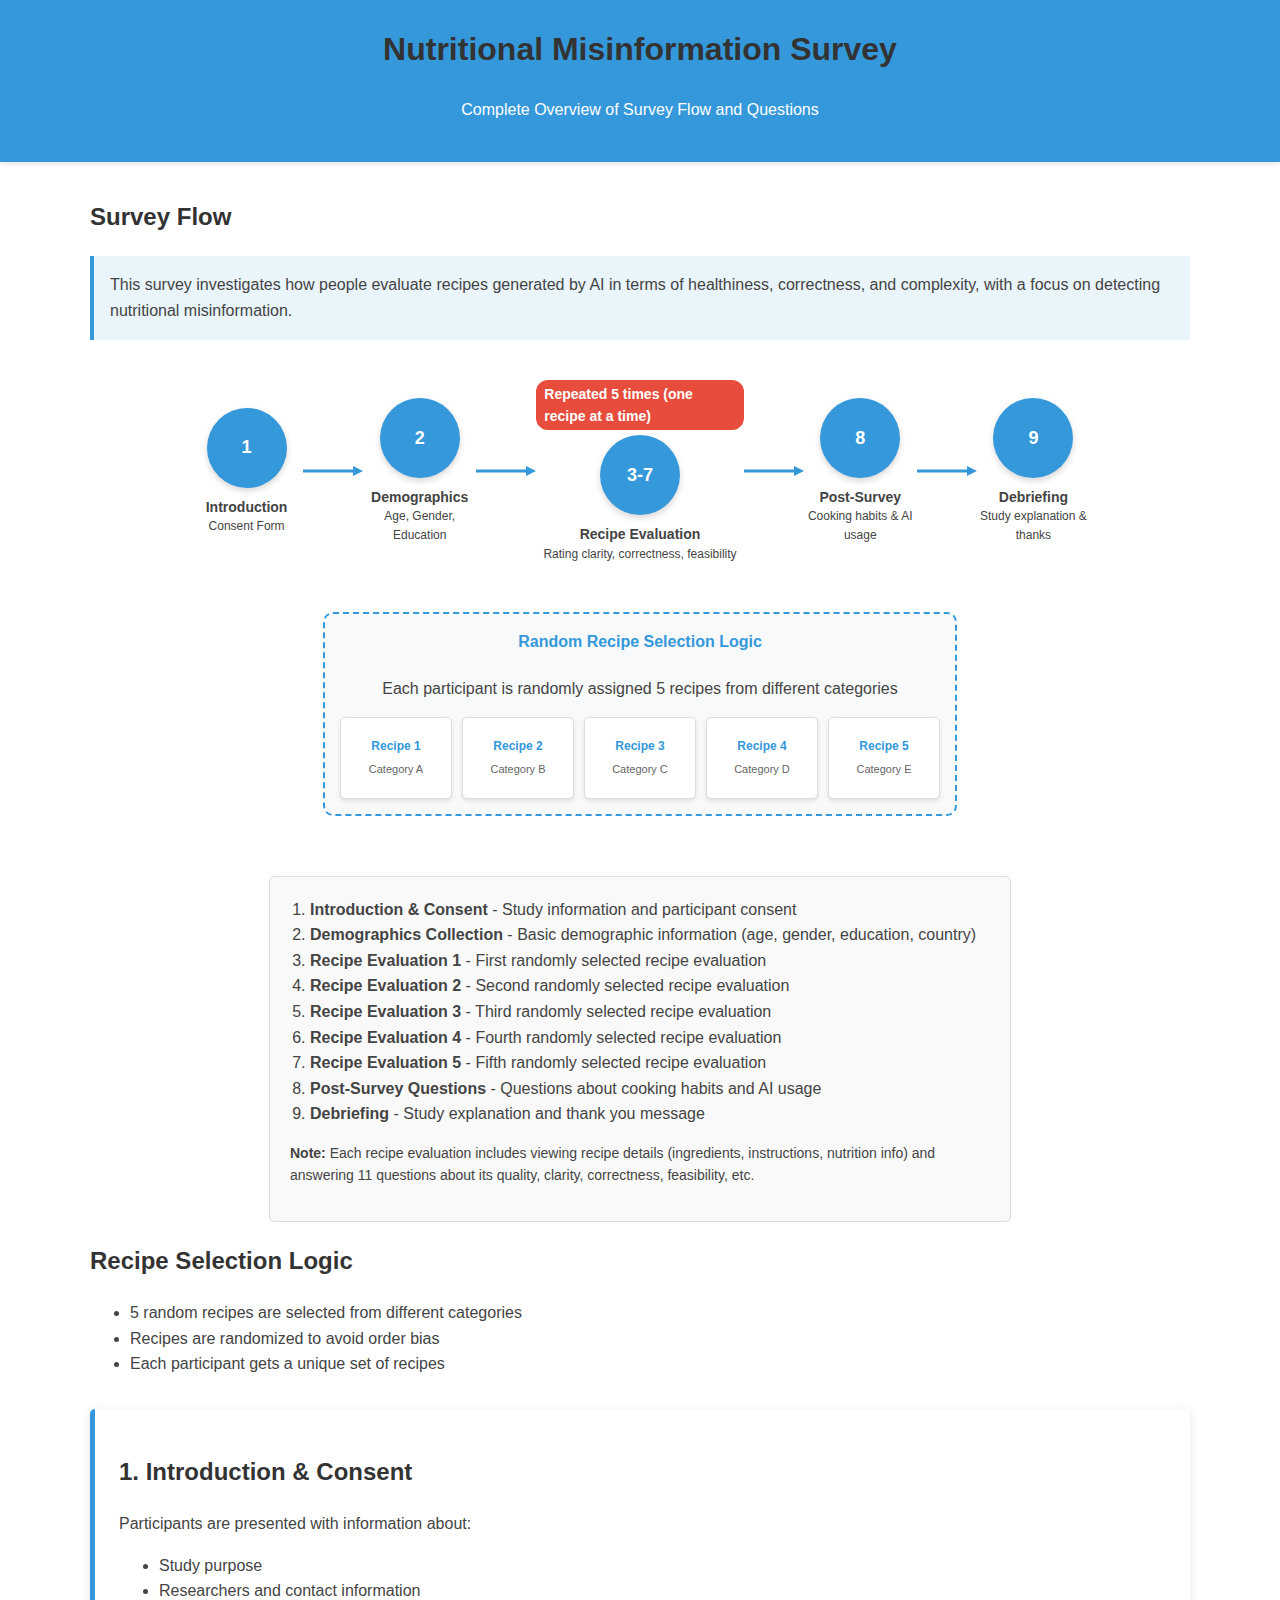
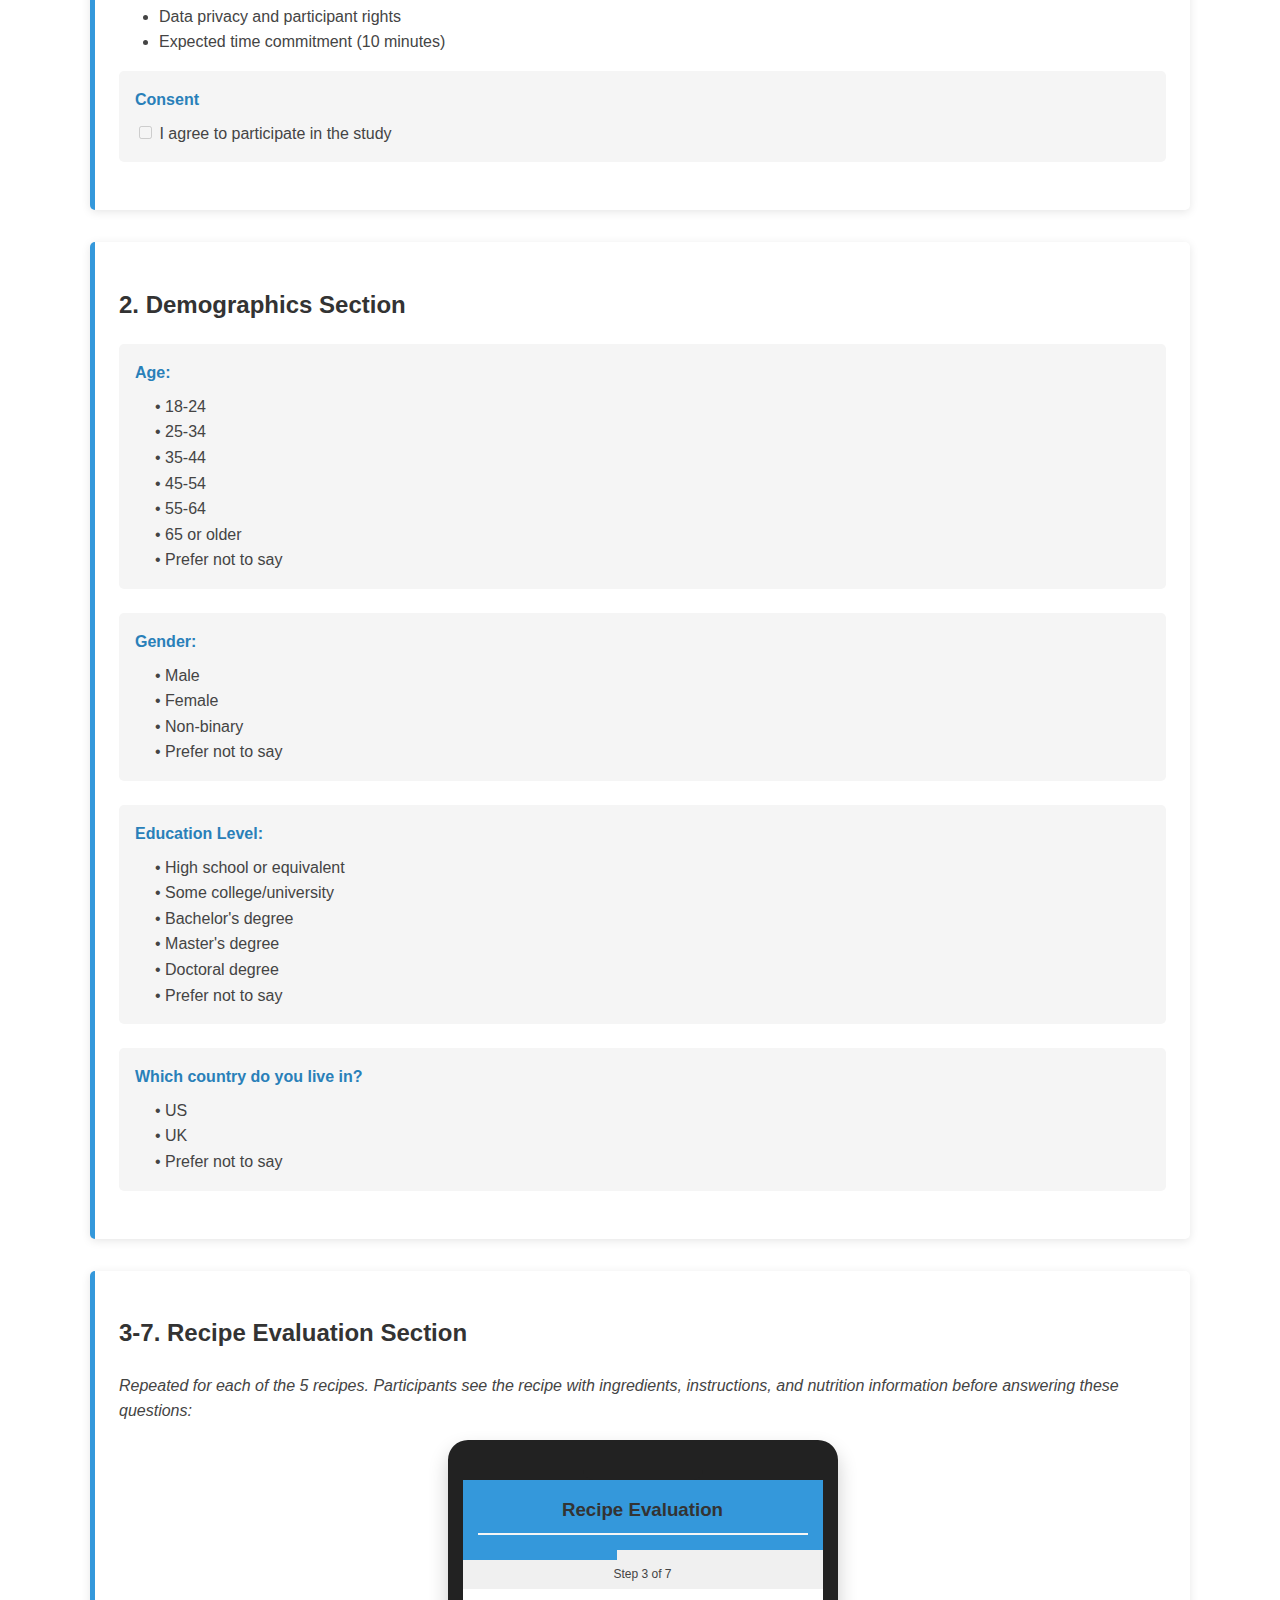
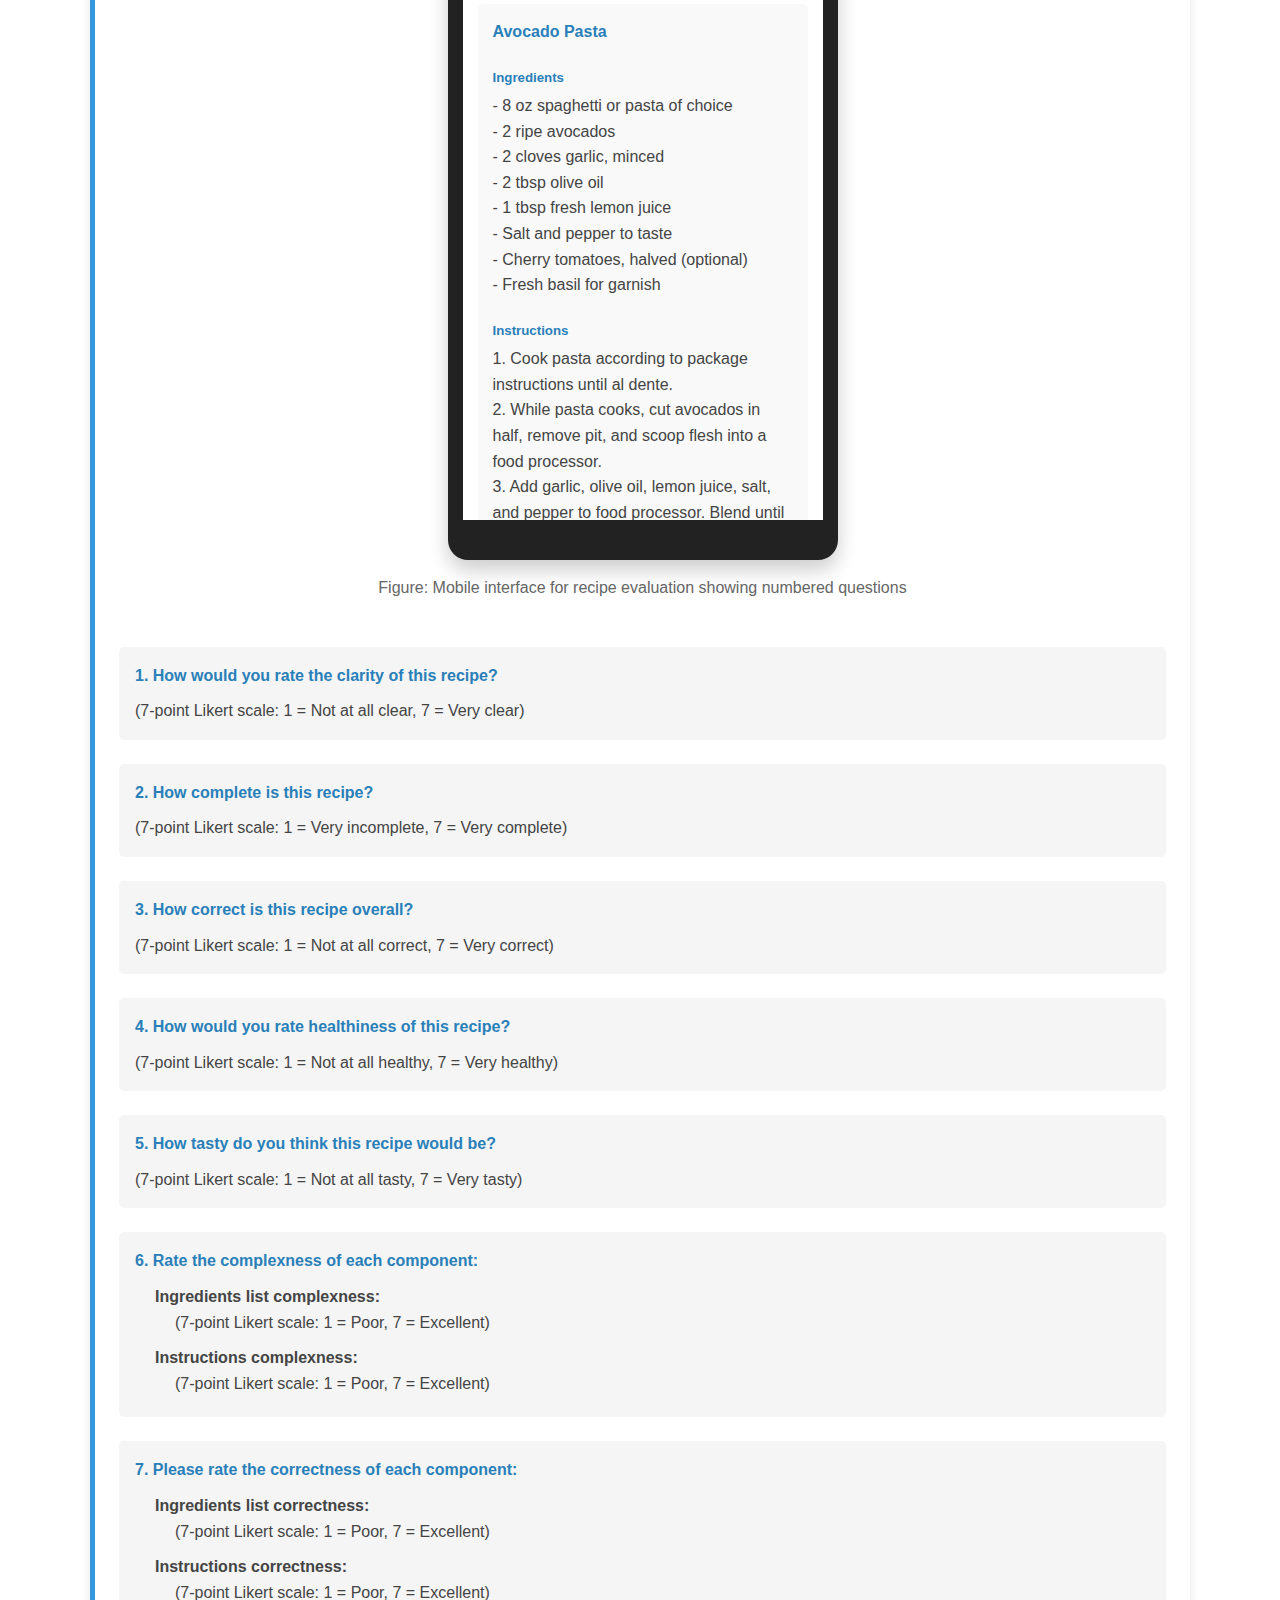
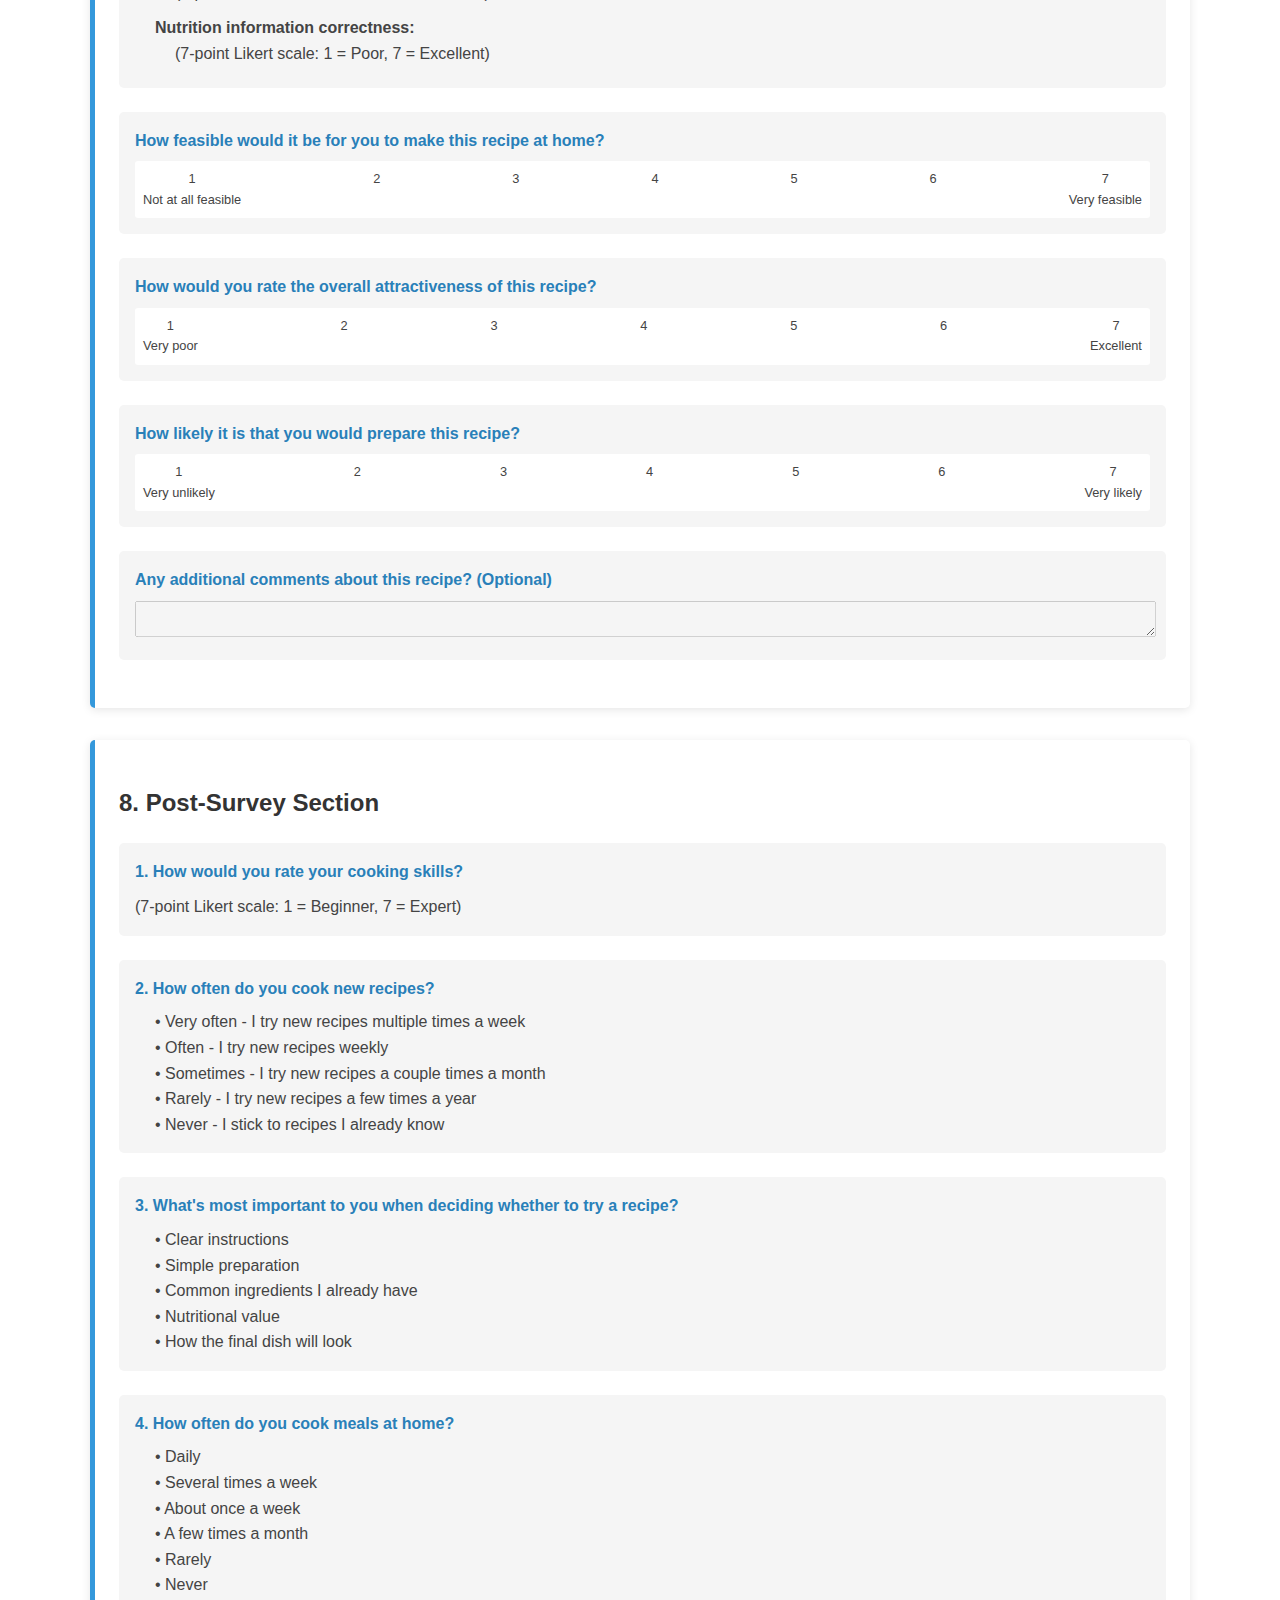
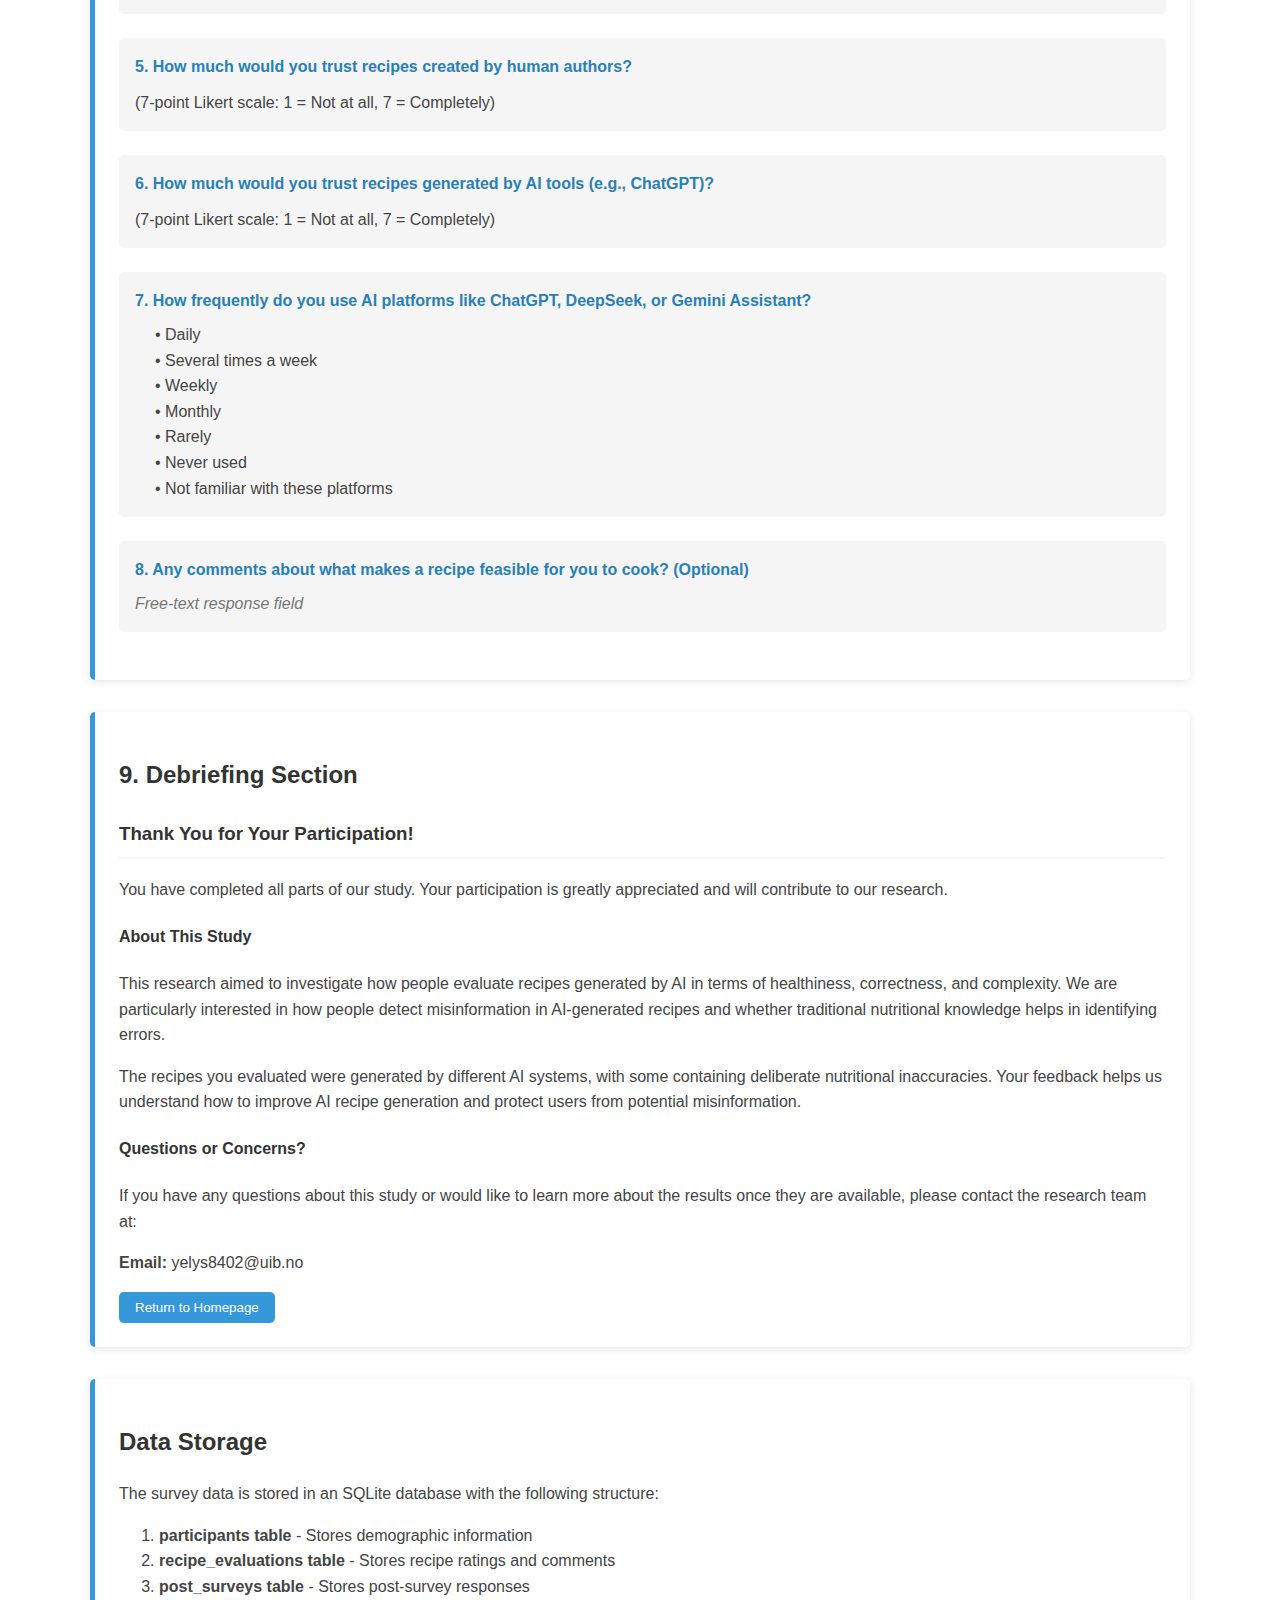
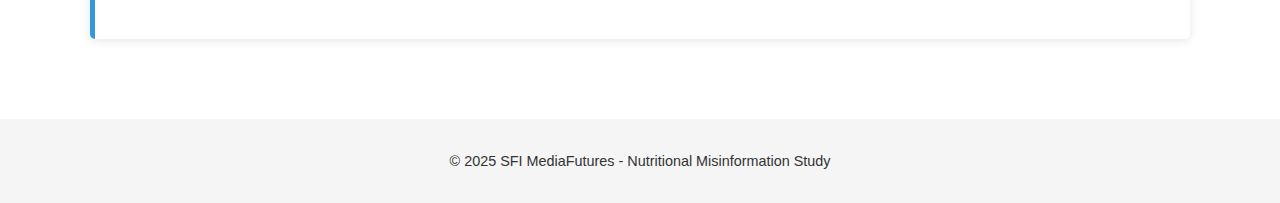
<file: docs/survey_overview.html>
<!DOCTYPE html>
<html lang="en">
<head>
    <meta charset="UTF-8">
    <meta name="viewport" content="width=device-width, initial-scale=1.0">
    <title>Nutritional Misinformation Survey Overview</title>
    <style>
        :root {
            --primary-color: #3498db;
            --secondary-color: #2980b9;
            --light-gray: #f5f5f5;
            --dark-gray: #333;
            --text-color: #444;
        }
        
        body {
            font-family: 'Segoe UI', Tahoma, Geneva, Verdana, sans-serif;
            color: var(--text-color);
            line-height: 1.6;
            margin: 0;
            padding: 0;
            background-color: #fff;
        }
        
        header {
            background-color: var(--primary-color);
            color: white;
            text-align: center;
            padding: 1.5rem;
            box-shadow: 0 2px 5px rgba(0,0,0,0.1);
        }
        
        .container {
            max-width: 1100px;
            margin: 0 auto;
            padding: 1rem;
        }
        
        .flow-diagram {
            display: flex;
            justify-content: space-between;
            flex-wrap: wrap;
            margin: 2rem 0;
            position: relative;
        }
        
        .flow-diagram::after {
            content: '';
            position: absolute;
            top: 50%;
            left: 0;
            width: 100%;
            height: 4px;
            background-color: var(--primary-color);
            z-index: 1;
            opacity: 0.3;
        }
        
        .step {
            background-color: var(--primary-color);
            color: white;
            padding: 1rem;
            border-radius: 50%;
            width: 2rem;
            height: 2rem;
            display: flex;
            align-items: center;
            justify-content: center;
            font-weight: bold;
            position: relative;
            z-index: 2;
            box-shadow: 0 2px 5px rgba(0,0,0,0.2);
        }
        
        .step-label {
            position: absolute;
            top: 100%;
            left: 50%;
            transform: translateX(-50%);
            white-space: nowrap;
            font-size: 0.8rem;
            color: var(--text-color);
            margin-top: 0.5rem;
            font-weight: bold;
        }
        
        .section {
            background-color: #fff;
            border-radius: 5px;
            box-shadow: 0 2px 10px rgba(0,0,0,0.1);
            margin: 2rem 0;
            padding: 1.5rem;
            border-left: 5px solid var(--primary-color);
        }
        
        h1, h2, h3, h4 {
            color: var(--dark-gray);
        }
        
        h1 {
            margin-top: 0;
        }
        
        h3 {
            border-bottom: 2px solid var(--light-gray);
            padding-bottom: 0.5rem;
            margin-top: 1.5rem;
        }
        
        .question-block {
            margin-bottom: 1.5rem;
            padding: 1rem;
            background-color: var(--light-gray);
            border-radius: 5px;
        }
        
        .question {
            font-weight: bold;
            color: var(--secondary-color);
            margin-bottom: 0.5rem;
        }
        
        .options ul, .options ol {
            margin-top: 0.5rem;
            padding-left: 1.5rem;
        }
        
        .scale {
            display: flex;
            justify-content: space-between;
            background-color: #fff;
            border-radius: 3px;
            padding: 0.5rem;
            margin-top: 0.5rem;
        }
        
        .scale-point {
            text-align: center;
            font-size: 0.8rem;
        }
        
        .footer {
            margin-top: 2rem;
            text-align: center;
            color: var(--dark-gray);
            font-size: 0.9rem;
            padding: 1rem;
            background-color: var(--light-gray);
        }
        
        .note {
            background-color: rgba(52, 152, 219, 0.1);
            border-left: 4px solid var(--primary-color);
            padding: 1rem;
            margin: 1rem 0;
        }
        
        @media (max-width: 768px) {
            .flow-diagram {
                flex-direction: column;
                align-items: flex-start;
                gap: 2rem;
            }
            
            .flow-diagram::after {
                width: 4px;
                height: 100%;
                top: 0;
                left: 1.5rem;
            }
            
            .step {
                margin-left: 0;
            }
            
            .step-label {
                left: 4rem;
                top: 50%;
                transform: translateY(-50%);
                text-align: left;
            }
        }
    </style>
</head>
<body>
    <header>
        <h1>Nutritional Misinformation Survey</h1>
        <p>Complete Overview of Survey Flow and Questions</p>
    </header>
    
    <div class="container">
        <section>
            <h2>Survey Flow</h2>
            <div class="note">
                This survey investigates how people evaluate recipes generated by AI in terms of healthiness, correctness, and complexity, with a focus on detecting nutritional misinformation.
            </div>
            
            <!-- Improved Survey Flow Diagram -->
            <div style="max-width: 900px; margin: 40px auto; position: relative;">
                <div style="display: flex; flex-direction: column; align-items: center;">
                    <!-- Flow diagram with steps -->
                    <div style="display: flex; flex-direction: row; align-items: center; width: 100%; justify-content: space-between; margin-bottom: 30px;">
                        <!-- Step 1: Introduction & Consent -->
                        <div style="display: flex; flex-direction: column; align-items: center; width: 120px;">
                            <div style="background-color: #3498db; color: white; width: 80px; height: 80px; border-radius: 50%; display: flex; justify-content: center; align-items: center; margin-bottom: 10px; box-shadow: 0 3px 6px rgba(0,0,0,0.16);">
                                <span style="font-weight: bold; font-size: 18px;">1</span>
                            </div>
                            <div style="text-align: center; font-size: 14px; line-height: 1.3;">
                                <strong>Introduction</strong><br>
                                <span style="font-size: 12px;">Consent Form</span>
                            </div>
                        </div>
                        
                        <!-- Arrow -->
                        <div style="flex: 1; max-width: 60px; display: flex; justify-content: center;">
                            <svg width="60" height="20" viewBox="0 0 60 20">
                                <line x1="0" y1="10" x2="50" y2="10" stroke="#3498db" stroke-width="3"/>
                                <polygon points="50,5 60,10 50,15" fill="#3498db"/>
                            </svg>
                        </div>
                        
                        <!-- Step 2: Demographics -->
                        <div style="display: flex; flex-direction: column; align-items: center; width: 120px;">
                            <div style="background-color: #3498db; color: white; width: 80px; height: 80px; border-radius: 50%; display: flex; justify-content: center; align-items: center; margin-bottom: 10px; box-shadow: 0 3px 6px rgba(0,0,0,0.16);">
                                <span style="font-weight: bold; font-size: 18px;">2</span>
                            </div>
                            <div style="text-align: center; font-size: 14px; line-height: 1.3;">
                                <strong>Demographics</strong><br>
                                <span style="font-size: 12px;">Age, Gender, Education</span>
                            </div>
                        </div>
                        
                        <!-- Arrow -->
                        <div style="flex: 1; max-width: 60px; display: flex; justify-content: center;">
                            <svg width="60" height="20" viewBox="0 0 60 20">
                                <line x1="0" y1="10" x2="50" y2="10" stroke="#3498db" stroke-width="3"/>
                                <polygon points="50,5 60,10 50,15" fill="#3498db"/>
                            </svg>
                        </div>
                        
                        <!-- Step 3-7: Recipe Evaluations (with indicator that it's repeated) -->
                        <div style="display: flex; flex-direction: column; align-items: center; width: 220px;">
                            <!-- Repetition indicator -->
                            <div style="background-color: #e74c3c; color: white; font-weight: bold; font-size: 14px; padding: 3px 8px; border-radius: 12px; margin-bottom: 5px;">
                                Repeated 5 times (one recipe at a time)
                            </div>
                            
                            <div style="background-color: #3498db; color: white; width: 80px; height: 80px; border-radius: 50%; display: flex; justify-content: center; align-items: center; margin-bottom: 10px; box-shadow: 0 3px 6px rgba(0,0,0,0.16);">
                                <span style="font-weight: bold; font-size: 18px;">3-7</span>
                            </div>
                            <div style="text-align: center; font-size: 14px; line-height: 1.3;">
                                <strong>Recipe Evaluation</strong><br>
                                <span style="font-size: 12px;">Rating clarity, correctness, feasibility</span>
                            </div>
                        </div>
                        
                        <!-- Arrow -->
                        <div style="flex: 1; max-width: 60px; display: flex; justify-content: center;">
                            <svg width="60" height="20" viewBox="0 0 60 20">
                                <line x1="0" y1="10" x2="50" y2="10" stroke="#3498db" stroke-width="3"/>
                                <polygon points="50,5 60,10 50,15" fill="#3498db"/>
                            </svg>
                        </div>
                        
                        <!-- Step 8: Post-Survey -->
                        <div style="display: flex; flex-direction: column; align-items: center; width: 120px;">
                            <div style="background-color: #3498db; color: white; width: 80px; height: 80px; border-radius: 50%; display: flex; justify-content: center; align-items: center; margin-bottom: 10px; box-shadow: 0 3px 6px rgba(0,0,0,0.16);">
                                <span style="font-weight: bold; font-size: 18px;">8</span>
                            </div>
                            <div style="text-align: center; font-size: 14px; line-height: 1.3;">
                                <strong>Post-Survey</strong><br>
                                <span style="font-size: 12px;">Cooking habits & AI usage</span>
                            </div>
                        </div>
                        
                        <!-- Arrow -->
                        <div style="flex: 1; max-width: 60px; display: flex; justify-content: center;">
                            <svg width="60" height="20" viewBox="0 0 60 20">
                                <line x1="0" y1="10" x2="50" y2="10" stroke="#3498db" stroke-width="3"/>
                                <polygon points="50,5 60,10 50,15" fill="#3498db"/>
                            </svg>
                        </div>
                        
                        <!-- Step 9: Debriefing -->
                        <div style="display: flex; flex-direction: column; align-items: center; width: 120px;">
                            <div style="background-color: #3498db; color: white; width: 80px; height: 80px; border-radius: 50%; display: flex; justify-content: center; align-items: center; margin-bottom: 10px; box-shadow: 0 3px 6px rgba(0,0,0,0.16);">
                                <span style="font-weight: bold; font-size: 18px;">9</span>
                            </div>
                            <div style="text-align: center; font-size: 14px; line-height: 1.3;">
                                <strong>Debriefing</strong><br>
                                <span style="font-size: 12px;">Study explanation & thanks</span>
                            </div>
                        </div>
                    </div>
                    
                    <!-- Recipe Selection Box -->
                    <div style="border: 2px dashed #3498db; border-radius: 10px; padding: 15px; background-color: #f8f9fa; margin: 20px 0; width: 80%; max-width: 600px;">
                        <h4 style="margin-top: 0; color: #3498db; text-align: center;">Random Recipe Selection Logic</h4>
                        <p style="text-align: center; margin-bottom: 15px;">Each participant is randomly assigned 5 recipes from different categories</p>
                        
                        <div style="display: flex; flex-wrap: wrap; justify-content: center; gap: 10px;">
                            <div style="width: 110px; height: 80px; background-color: white; border: 1px solid #ddd; border-radius: 5px; display: flex; flex-direction: column; justify-content: center; align-items: center; font-size: 12px; text-align: center; box-shadow: 0 2px 4px rgba(0,0,0,0.1);">
                                <div style="font-weight: bold; color: #3498db;">Recipe 1</div>
                                <div style="font-size: 11px; color: #666; margin-top: 5px;">Category A</div>
                            </div>
                            <div style="width: 110px; height: 80px; background-color: white; border: 1px solid #ddd; border-radius: 5px; display: flex; flex-direction: column; justify-content: center; align-items: center; font-size: 12px; text-align: center; box-shadow: 0 2px 4px rgba(0,0,0,0.1);">
                                <div style="font-weight: bold; color: #3498db;">Recipe 2</div>
                                <div style="font-size: 11px; color: #666; margin-top: 5px;">Category B</div>
                            </div>
                            <div style="width: 110px; height: 80px; background-color: white; border: 1px solid #ddd; border-radius: 5px; display: flex; flex-direction: column; justify-content: center; align-items: center; font-size: 12px; text-align: center; box-shadow: 0 2px 4px rgba(0,0,0,0.1);">
                                <div style="font-weight: bold; color: #3498db;">Recipe 3</div>
                                <div style="font-size: 11px; color: #666; margin-top: 5px;">Category C</div>
                            </div>
                            <div style="width: 110px; height: 80px; background-color: white; border: 1px solid #ddd; border-radius: 5px; display: flex; flex-direction: column; justify-content: center; align-items: center; font-size: 12px; text-align: center; box-shadow: 0 2px 4px rgba(0,0,0,0.1);">
                                <div style="font-weight: bold; color: #3498db;">Recipe 4</div>
                                <div style="font-size: 11px; color: #666; margin-top: 5px;">Category D</div>
                            </div>
                            <div style="width: 110px; height: 80px; background-color: white; border: 1px solid #ddd; border-radius: 5px; display: flex; flex-direction: column; justify-content: center; align-items: center; font-size: 12px; text-align: center; box-shadow: 0 2px 4px rgba(0,0,0,0.1);">
                                <div style="font-weight: bold; color: #3498db;">Recipe 5</div>
                                <div style="font-size: 11px; color: #666; margin-top: 5px;">Category E</div>
                            </div>
                        </div>
                    </div>
                </div>
            </div>
            
            <!-- Numerical flow description -->
            <div style="max-width: 700px; margin: 0 auto; padding: 20px; border: 1px solid #ddd; border-radius: 5px; background-color: #f9f9f9;">
                <ol style="margin: 0; padding-left: 20px;">
                    <li><strong>Introduction & Consent</strong> - Study information and participant consent</li>
                    <li><strong>Demographics Collection</strong> - Basic demographic information (age, gender, education, country)</li>
                    <li><strong>Recipe Evaluation 1</strong> - First randomly selected recipe evaluation</li>
                    <li><strong>Recipe Evaluation 2</strong> - Second randomly selected recipe evaluation</li>
                    <li><strong>Recipe Evaluation 3</strong> - Third randomly selected recipe evaluation</li>
                    <li><strong>Recipe Evaluation 4</strong> - Fourth randomly selected recipe evaluation</li>
                    <li><strong>Recipe Evaluation 5</strong> - Fifth randomly selected recipe evaluation</li>
                    <li><strong>Post-Survey Questions</strong> - Questions about cooking habits and AI usage</li>
                    <li><strong>Debriefing</strong> - Study explanation and thank you message</li>
                </ol>
                <p style="margin-top: 15px; font-size: 14px;"><strong>Note:</strong> Each recipe evaluation includes viewing recipe details (ingredients, instructions, nutrition info) and answering 11 questions about its quality, clarity, correctness, feasibility, etc.</p>
            </div>
        </section>
        

        
        <section>
            <h2>Recipe Selection Logic</h2>
            <ul>
                <li>5 random recipes are selected from different categories</li>
                <li>Recipes are randomized to avoid order bias</li>
                <li>Each participant gets a unique set of recipes</li>
            </ul>
        </section>
        
        <div class="section">
            <h2>1. Introduction & Consent</h2>
            <p>Participants are presented with information about:</p>
            <ul>
                <li>Study purpose</li>
                <li>Researchers and contact information</li>
                <li>Data privacy and participant rights</li>
                <li>Expected time commitment (10 minutes)</li>
            </ul>
            
            <div class="question-block">
                <div class="question">Consent</div>
                <div class="options">
                    <input type="checkbox" disabled> I agree to participate in the study
                </div>
            </div>
        </div>
        
        <div class="section">
            <h2>2. Demographics Section</h2>
            
            <div class="question-block">
                <div class="question">Age:</div>
                <div class="options" style="padding-left: 20px;">
                    • 18-24<br>
                    • 25-34<br>
                    • 35-44<br>
                    • 45-54<br>
                    • 55-64<br>
                    • 65 or older<br>
                    • Prefer not to say
                </div>
            </div>
            
            <div class="question-block">
                <div class="question">Gender:</div>
                <div class="options" style="padding-left: 20px;">
                    • Male<br>
                    • Female<br>
                    • Non-binary<br>
                    • Prefer not to say
                </div>
            </div>
            
            <div class="question-block">
                <div class="question">Education Level:</div>
                <div class="options" style="padding-left: 20px;">
                    • High school or equivalent<br>
                    • Some college/university<br>
                    • Bachelor's degree<br>
                    • Master's degree<br>
                    • Doctoral degree<br>
                    • Prefer not to say
                </div>
            </div>
            
            <div class="question-block">
                <div class="question">Which country do you live in?</div>
                <div class="options" style="padding-left: 20px;">
                    • US<br>
                    • UK<br>
                    • Prefer not to say
                </div>
            </div>
        </div>
        
        <div class="section">
            <h2>3-7. Recipe Evaluation Section</h2>
            <p><em>Repeated for each of the 5 recipes. Participants see the recipe with ingredients, instructions, and nutrition information before answering these questions:</em></p>
            
            <!-- Recipe Evaluation Interface Mockup -->
            <div style="max-width: 700px; margin: 0 auto 30px auto; display: flex; flex-direction: column;">
                <!-- Mobile device frame -->
                <div style="width: 360px; margin: 0 auto; border: 15px solid #222; border-top-width: 40px; border-bottom-width: 40px; border-radius: 20px; position: relative; box-shadow: 0 10px 20px rgba(0,0,0,0.2);">
                    <!-- Phone notch -->
                    <div style="position: absolute; top: -25px; width: 120px; height: 25px; background-color: #222; left: 50%; transform: translateX(-50%); border-bottom-left-radius: 10px; border-bottom-right-radius: 10px;"></div>
                    
                    <!-- App screen -->
                    <div style="height: 640px; background-color: #fff; overflow-y: auto; position: relative;">
                        <!-- Header -->
                        <div style="background-color: var(--primary-color); color: white; padding: 15px; text-align: center; position: sticky; top: 0; z-index: 10;">
                            <h3 style="margin: 0;">Recipe Evaluation</h3>
                        </div>
                        
                        <!-- Progress bar -->
                        <div style="background-color: #f0f0f0; height: 10px; width: 100%;">
                            <div style="background-color: var(--primary-color); height: 10px; width: 43%;"></div>
                        </div>
                        <div style="text-align: center; padding: 5px 0; background-color: #f0f0f0; font-size: 12px;">
                            Step 3 of 7
                        </div>
                        
                        <!-- Recipe content -->
                        <div style="padding: 15px;">
                            <div style="background-color: #f9f9f9; padding: 15px; border-radius: 5px; margin-bottom: 15px;">
                                <h4 style="margin-top: 0; color: var(--secondary-color);">Avocado Pasta</h4>
                                
                                <div style="margin-top: 15px;">
                                    <h5 style="color: var(--secondary-color); margin-bottom: 5px;">Ingredients</h5>
                                    <p style="margin: 0;">
                                        - 8 oz spaghetti or pasta of choice<br>
                                        - 2 ripe avocados<br>
                                        - 2 cloves garlic, minced<br>
                                        - 2 tbsp olive oil<br>
                                        - 1 tbsp fresh lemon juice<br>
                                        - Salt and pepper to taste<br>
                                        - Cherry tomatoes, halved (optional)<br>
                                        - Fresh basil for garnish
                                    </p>
                                </div>
                                
                                <div style="margin-top: 15px;">
                                    <h5 style="color: var(--secondary-color); margin-bottom: 5px;">Instructions</h5>
                                    <p style="margin: 0;">
                                        1. Cook pasta according to package instructions until al dente.<br>
                                        2. While pasta cooks, cut avocados in half, remove pit, and scoop flesh into a food processor.<br>
                                        3. Add garlic, olive oil, lemon juice, salt, and pepper to food processor. Blend until smooth.<br>
                                        4. Drain pasta and return to pot. Immediately add avocado sauce and toss to combine.<br>
                                        5. Serve topped with halved cherry tomatoes and fresh basil.
                                    </p>
                                </div>
                                
                                <div style="margin-top: 15px;">
                                    <h5 style="color: var(--secondary-color); margin-bottom: 5px;">Nutrition Information</h5>
                                    <p style="margin: 0; font-size: 13px;">
                                        <strong>Calories:</strong> 450 kcal | 
                                        <strong>Protein:</strong> 10g | 
                                        <strong>Carbohydrates:</strong> 54g | 
                                        <strong>Fat:</strong> 22g | 
                                        <strong>Fiber:</strong> 9g | 
                                        <strong>Sodium:</strong> 15mg
                                    </p>
                                </div>
                            </div>
                            
                            <!-- Questions with numbers -->
                            <div style="margin-top: 20px;">
                                <h5 style="margin-bottom: 15px; border-bottom: 1px solid #ddd; padding-bottom: 5px;">Please answer the following questions:</h5>
                                
                                <div style="margin-bottom: 20px;">
                                    <p style="font-weight: bold; margin-bottom: 10px; color: var(--dark-gray);">
                                        <span style="display: inline-block; background-color: var(--primary-color); color: white; width: 24px; height: 24px; text-align: center; border-radius: 50%; margin-right: 8px;">1</span>
                                        How would you rate the clarity of this recipe?
                                    </p>
                                    <div style="display: flex; justify-content: space-between; text-align: center; margin-bottom: 20px; background-color: #f5f5f5; padding: 10px; border-radius: 5px;">
                                        <div style="flex: 1; max-width: 40px;">
                                            <input type="radio" id="clarity_1_mock" name="clarity_rating_mock">
                                            <label for="clarity_1_mock" style="display: block; font-size: 12px;">1<br>Not clear</label>
                                        </div>
                                        <div style="flex: 1; max-width: 40px;">
                                            <input type="radio" id="clarity_2_mock" name="clarity_rating_mock">
                                            <label for="clarity_2_mock" style="display: block; font-size: 12px;">2</label>
                                        </div>
                                        <div style="flex: 1; max-width: 40px;">
                                            <input type="radio" id="clarity_3_mock" name="clarity_rating_mock">
                                            <label for="clarity_3_mock" style="display: block; font-size: 12px;">3</label>
                                        </div>
                                        <div style="flex: 1; max-width: 40px;">
                                            <input type="radio" id="clarity_4_mock" name="clarity_rating_mock" checked>
                                            <label for="clarity_4_mock" style="display: block; font-size: 12px;">4</label>
                                        </div>
                                        <div style="flex: 1; max-width: 40px;">
                                            <input type="radio" id="clarity_5_mock" name="clarity_rating_mock">
                                            <label for="clarity_5_mock" style="display: block; font-size: 12px;">5</label>
                                        </div>
                                        <div style="flex: 1; max-width: 40px;">
                                            <input type="radio" id="clarity_6_mock" name="clarity_rating_mock">
                                            <label for="clarity_6_mock" style="display: block; font-size: 12px;">6</label>
                                        </div>
                                        <div style="flex: 1; max-width: 40px;">
                                            <input type="radio" id="clarity_7_mock" name="clarity_rating_mock">
                                            <label for="clarity_7_mock" style="display: block; font-size: 12px;">7<br>Very clear</label>
                                        </div>
                                    </div>
                                </div>
                                
                                <div style="margin-bottom: 20px;">
                                    <p style="font-weight: bold; margin-bottom: 10px; color: var(--dark-gray);">
                                        <span style="display: inline-block; background-color: var(--primary-color); color: white; width: 24px; height: 24px; text-align: center; border-radius: 50%; margin-right: 8px;">2</span>
                                        How complete is this recipe?
                                    </p>
                                    <div style="display: flex; justify-content: space-between; text-align: center; margin-bottom: 20px; background-color: #f5f5f5; padding: 10px; border-radius: 5px;">
                                        <div style="flex: 1; max-width: 40px;">
                                            <input type="radio" id="complete_1_mock" name="complete_rating_mock">
                                            <label for="complete_1_mock" style="display: block; font-size: 12px;">1<br>Incomplete</label>
                                        </div>
                                        <div style="flex: 1; max-width: 40px;">
                                            <input type="radio" id="complete_2_mock" name="complete_rating_mock">
                                            <label for="complete_2_mock" style="display: block; font-size: 12px;">2</label>
                                        </div>
                                        <div style="flex: 1; max-width: 40px;">
                                            <input type="radio" id="complete_3_mock" name="complete_rating_mock" checked>
                                            <label for="complete_3_mock" style="display: block; font-size: 12px;">3</label>
                                        </div>
                                        <div style="flex: 1; max-width: 40px;">
                                            <input type="radio" id="complete_4_mock" name="complete_rating_mock">
                                            <label for="complete_4_mock" style="display: block; font-size: 12px;">4</label>
                                        </div>
                                        <div style="flex: 1; max-width: 40px;">
                                            <input type="radio" id="complete_5_mock" name="complete_rating_mock">
                                            <label for="complete_5_mock" style="display: block; font-size: 12px;">5</label>
                                        </div>
                                        <div style="flex: 1; max-width: 40px;">
                                            <input type="radio" id="complete_6_mock" name="complete_rating_mock">
                                            <label for="complete_6_mock" style="display: block; font-size: 12px;">6</label>
                                        </div>
                                        <div style="flex: 1; max-width: 40px;">
                                            <input type="radio" id="complete_7_mock" name="complete_rating_mock">
                                            <label for="complete_7_mock" style="display: block; font-size: 12px;">7<br>Complete</label>
                                        </div>
                                    </div>
                                </div>
                                
                                <div style="margin-bottom: 20px;">
                                    <p style="font-weight: bold; margin-bottom: 10px; color: var(--dark-gray);">
                                        <span style="display: inline-block; background-color: var(--primary-color); color: white; width: 24px; height: 24px; text-align: center; border-radius: 50%; margin-right: 8px;">3</span>
                                        How correct is this recipe overall?
                                    </p>
                                    <div style="display: flex; justify-content: space-between; text-align: center; margin-bottom: 20px; background-color: #f5f5f5; padding: 10px; border-radius: 5px;">
                                        <!-- Rating options similar to above -->
                                        <div style="flex: 1; max-width: 40px;">
                                            <input type="radio" id="correct_1_mock" name="correct_rating_mock">
                                            <label for="correct_1_mock" style="display: block; font-size: 12px;">1</label>
                                        </div>
                                        <!-- ... other radio buttons ... -->
                                        <div style="flex: 1; max-width: 40px;">
                                            <input type="radio" id="correct_7_mock" name="correct_rating_mock">
                                            <label for="correct_7_mock" style="display: block; font-size: 12px;">7</label>
                                        </div>
                                    </div>
                                </div>
                                
                                <p style="text-align: center; color: #666; font-style: italic;">... additional questions 4-11 would appear here ...</p>
                                
                                <button style="background-color: var(--primary-color); color: white; border: none; padding: 12px 20px; border-radius: 5px; width: 100%; margin-top: 20px; cursor: pointer; font-weight: bold;">Continue</button>
                            </div>
                        </div>
                    </div>
                </div>
                
                <!-- Caption -->
                <p style="text-align: center; margin-top: 15px; color: #666;">Figure: Mobile interface for recipe evaluation showing numbered questions</p>
            </div>
            
            <div class="question-block">
                <div class="question">1. How would you rate the clarity of this recipe?</div>
                <div class="options" style="margin-top: 10px;">
                    (7-point Likert scale: 1 = Not at all clear, 7 = Very clear)
                </div>
            </div>
            
            <div class="question-block">
                <div class="question">2. How complete is this recipe?</div>
                <div class="options" style="margin-top: 10px;">
                    (7-point Likert scale: 1 = Very incomplete, 7 = Very complete)
                </div>
            </div>
            
            <div class="question-block">
                <div class="question">3. How correct is this recipe overall?</div>
                <div class="options" style="margin-top: 10px;">
                    (7-point Likert scale: 1 = Not at all correct, 7 = Very correct)
                </div>
            </div>
            
            <div class="question-block">
                <div class="question">4. How would you rate healthiness of this recipe?</div>
                <div class="options" style="margin-top: 10px;">
                    (7-point Likert scale: 1 = Not at all healthy, 7 = Very healthy)
                </div>
            </div>
            
            <div class="question-block">
                <div class="question">5. How tasty do you think this recipe would be?</div>
                <div class="options" style="margin-top: 10px;">
                    (7-point Likert scale: 1 = Not at all tasty, 7 = Very tasty)
                </div>
            </div>
            
            <div class="question-block">
                <div class="question">6. Rate the complexness of each component:</div>
                
                <div style="margin: 10px 0 5px 20px;">
                    <strong>Ingredients list complexness:</strong><br>
                    <div style="margin-left: 20px;">
                        (7-point Likert scale: 1 = Poor, 7 = Excellent)
                    </div>
                </div>
                
                <div style="margin: 10px 0 5px 20px;">
                    <strong>Instructions complexness:</strong><br>
                    <div style="margin-left: 20px;">
                        (7-point Likert scale: 1 = Poor, 7 = Excellent)
                    </div>
                </div>
            </div>
            
            <div class="question-block">
                <div class="question">7. Please rate the correctness of each component:</div>
                
                <div style="margin: 10px 0 5px 20px;">
                    <strong>Ingredients list correctness:</strong><br>
                    <div style="margin-left: 20px;">
                        (7-point Likert scale: 1 = Poor, 7 = Excellent)
                    </div>
                </div>
                
                <div style="margin: 10px 0 5px 20px;">
                    <strong>Instructions correctness:</strong><br>
                    <div style="margin-left: 20px;">
                        (7-point Likert scale: 1 = Poor, 7 = Excellent)
                    </div>
                </div>
                
                <div style="margin: 10px 0 5px 20px;">
                    <strong>Nutrition information correctness:</strong><br>
                    <div style="margin-left: 20px;">
                        (7-point Likert scale: 1 = Poor, 7 = Excellent)
                    </div>
                </div>
            </div>
            
            <div class="question-block">
                <div class="question">How feasible would it be for you to make this recipe at home?</div>
                <div class="options">
                    <div class="scale">
                        <div class="scale-point">1<br>Not at all feasible</div>
                        <div class="scale-point">2</div>
                        <div class="scale-point">3</div>
                        <div class="scale-point">4</div>
                        <div class="scale-point">5</div>
                        <div class="scale-point">6</div>
                        <div class="scale-point">7<br>Very feasible</div>
                    </div>
                </div>
            </div>
            
            <div class="question-block">
                <div class="question">How would you rate the overall attractiveness of this recipe?</div>
                <div class="options">
                    <div class="scale">
                        <div class="scale-point">1<br>Very poor</div>
                        <div class="scale-point">2</div>
                        <div class="scale-point">3</div>
                        <div class="scale-point">4</div>
                        <div class="scale-point">5</div>
                        <div class="scale-point">6</div>
                        <div class="scale-point">7<br>Excellent</div>
                    </div>
                </div>
            </div>
            
            <div class="question-block">
                <div class="question">How likely it is that you would prepare this recipe?</div>
                <div class="options">
                    <div class="scale">
                        <div class="scale-point">1<br>Very unlikely</div>
                        <div class="scale-point">2</div>
                        <div class="scale-point">3</div>
                        <div class="scale-point">4</div>
                        <div class="scale-point">5</div>
                        <div class="scale-point">6</div>
                        <div class="scale-point">7<br>Very likely</div>
                    </div>
                </div>
            </div>
            
            <div class="question-block">
                <div class="question">Any additional comments about this recipe? (Optional)</div>
                <div class="options">
                    <textarea disabled rows="2" style="width: 100%"></textarea>
                </div>
            </div>
        </div>
        
        <div class="section">
            <h2>8. Post-Survey Section</h2>
            
            <div class="question-block">
                <div class="question">1. How would you rate your cooking skills?</div>
                <div class="options" style="margin-top: 10px;">
                    (7-point Likert scale: 1 = Beginner, 7 = Expert)
                </div>
            </div>
            
            <div class="question-block">
                <div class="question">2. How often do you cook new recipes?</div>
                <div class="options" style="padding-left: 20px;">
                    • Very often - I try new recipes multiple times a week<br>
                    • Often - I try new recipes weekly<br>
                    • Sometimes - I try new recipes a couple times a month<br>
                    • Rarely - I try new recipes a few times a year<br>
                    • Never - I stick to recipes I already know
                </div>
            </div>
            
            <div class="question-block">
                <div class="question">3. What's most important to you when deciding whether to try a recipe?</div>
                <div class="options" style="padding-left: 20px;">
                    • Clear instructions<br>
                    • Simple preparation<br>
                    • Common ingredients I already have<br>
                    • Nutritional value<br>
                    • How the final dish will look
                </div>
            </div>
            
            <div class="question-block">
                <div class="question">4. How often do you cook meals at home?</div>
                <div class="options" style="padding-left: 20px;">
                    • Daily<br>
                    • Several times a week<br>
                    • About once a week<br>
                    • A few times a month<br>
                    • Rarely<br>
                    • Never
                </div>
            </div>
            
            <div class="question-block">
                <div class="question">5. How much would you trust recipes created by human authors?</div>
                <div class="options" style="margin-top: 10px;">
                    (7-point Likert scale: 1 = Not at all, 7 = Completely)
                </div>
            </div>
            
            <div class="question-block">
                <div class="question">6. How much would you trust recipes generated by AI tools (e.g., ChatGPT)?</div>
                <div class="options" style="margin-top: 10px;">
                    (7-point Likert scale: 1 = Not at all, 7 = Completely)
                </div>
            </div>
            
            <div class="question-block">
                <div class="question">7. How frequently do you use AI platforms like ChatGPT, DeepSeek, or Gemini Assistant?</div>
                <div class="options" style="padding-left: 20px;">
                    • Daily<br>
                    • Several times a week<br>
                    • Weekly<br>
                    • Monthly<br>
                    • Rarely<br>
                    • Never used<br>
                    • Not familiar with these platforms
                </div>
            </div>
            
            <div class="question-block">
                <div class="question">8. Any comments about what makes a recipe feasible for you to cook? (Optional)</div>
                <div class="options">
                    <div style="color: #777; font-style: italic;">Free-text response field</div>
                </div>
            </div>
        </div>
        
        <div class="section">
            <h2>9. Debriefing Section</h2>
            
            <h3>Thank You for Your Participation!</h3>
            
            <p>You have completed all parts of our study. Your participation is greatly appreciated and will contribute to our research.</p>
            
            <h4>About This Study</h4>
            <p>This research aimed to investigate how people evaluate recipes generated by AI in terms of healthiness, correctness, and complexity. We are particularly interested in how people detect misinformation in AI-generated recipes and whether traditional nutritional knowledge helps in identifying errors.</p>
            
            <p>The recipes you evaluated were generated by different AI systems, with some containing deliberate nutritional inaccuracies. Your feedback helps us understand how to improve AI recipe generation and protect users from potential misinformation.</p>
            
            <h4>Questions or Concerns?</h4>
            <p>If you have any questions about this study or would like to learn more about the results once they are available, please contact the research team at:</p>
            <p><strong>Email:</strong> yelys8402@uib.no</p>
            
            <button disabled style="background-color: var(--primary-color); color: white; border: none; padding: 0.5rem 1rem; border-radius: 5px; cursor: not-allowed;">Return to Homepage</button>
        </div>
        
        <div class="section">
            <h2>Data Storage</h2>
            <p>The survey data is stored in an SQLite database with the following structure:</p>
            <ol>
                <li><strong>participants table</strong> - Stores demographic information</li>
                <li><strong>recipe_evaluations table</strong> - Stores recipe ratings and comments</li>
                <li><strong>post_surveys table</strong> - Stores post-survey responses</li>
            </ol>
        </div>
    </div>
    
    <div class="footer">
        <p>© 2025 SFI MediaFutures - Nutritional Misinformation Study</p>
    </div>
</body>
</html>
</file>
